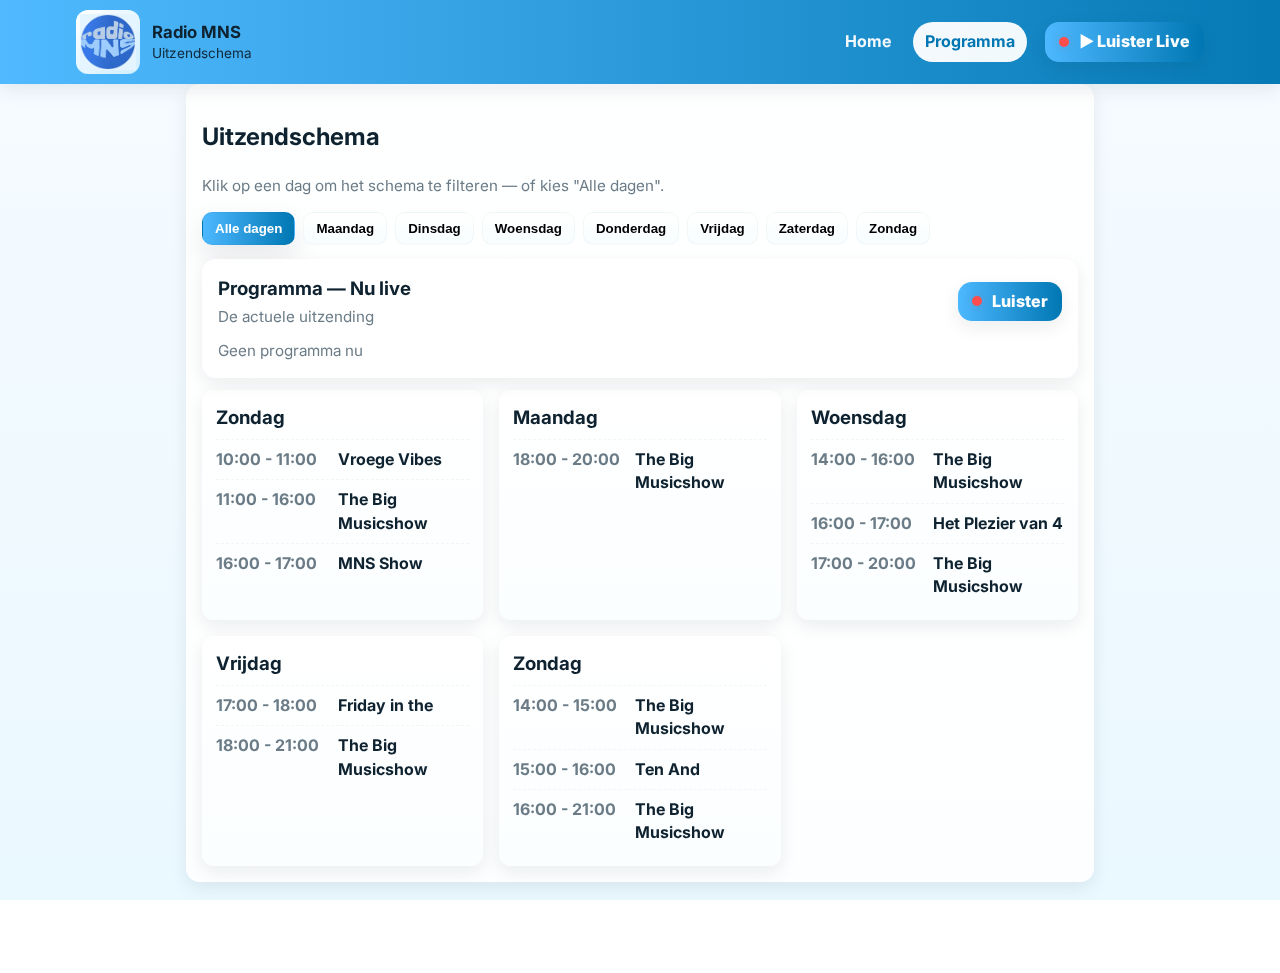
<file: programma.html>
<!doctype html>
<html lang="nl">
<head>
  <meta charset="utf-8" />
  <meta name="viewport" content="width=device-width,initial-scale=1" />
  <title>Radio MNS — Programma</title>

  <link href="https://fonts.googleapis.com/css2?family=Inter:wght@300;400;600;800&display=swap" rel="stylesheet">
  <link rel="stylesheet" href="styles.css">

  <!-- lokale pagina-overrides: page transition + subtle schedule transitions -->
  <style>
    /* page transition (fade in/out) */
    #page {
      opacity: 0;
      transform: translateY(6px);
      transition: opacity .42s ease, transform .42s cubic-bezier(.22,.9,.16,1);
    }
    #page.enter { opacity: 1; transform: none; }
    #page.exit { opacity: 0; transform: translateY(6px); }

    /* schedule animated reveal for items */
    .schedule-day { transition: opacity .28s ease, transform .28s ease, height .28s ease; }
    .schedule-day.hidden { opacity: 0; transform: translateY(6px); height: 0; overflow: hidden; padding:0; margin:0; }

    /* accessible focus for day tabs */
    .day-tab:focus { outline: 3px solid rgba(77,184,255,0.25); outline-offset: 4px; }

    @media (prefers-reduced-motion: reduce) {
      #page, .schedule-day { transition: none !important; transform: none !important; }
    }
  </style>

  <script defer src="script.js"></script>
</head>
<body>
  <header id="site-header" class="site-header" role="banner">
    <div class="brand container">
      <div class="brand-left">
        <div class="logo" aria-hidden="true">
          <!-- gebruik jouw eigen logo (base64 of url) -->
          <img id="logo-img-2" src="logo.png" alt="Radio MNS logo">
        </div>
        <div class="brand-text"><h1>Radio MNS</h1><p class="tagline">Uitzendschema</p></div>
      </div>

      <nav class="main-nav" role="navigation" aria-label="Hoofdmenu">
        <div class="nav-links">
          <a href="index.html" class="nav-link">Home</a>
          <a href="programma.html" class="nav-link active">Programma</a>
        </div>

        <div class="nav-actions">
          <a class="nav-cta nav-cta-live" href="https://radiomnsofficial.ismyradio.com/" target="_blank" rel="noopener noreferrer" aria-label="Luister live op Radio MNS">
            <span class="live-dot" aria-hidden="true"></span><span class="cta-text">▶ Luister Live</span>
          </a>
        </div>
      </nav>
    </div>
  </header>

  <!-- page wrapper for transition -->
  <main id="page" class="container narrow" role="main">
    <section class="card">
      <h2>Uitzendschema</h2>
      <p class="muted">Klik op een dag om het schema te filteren — of kies "Alle dagen".</p>

      <div class="day-tabs" role="tablist" aria-label="Dagen" style="margin-top:12px;">
        <button class="day-tab" data-day="all" aria-pressed="true">Alle dagen</button>
        <button class="day-tab" data-day="maandag" aria-pressed="false">Maandag</button>
        <button class="day-tab" data-day="dinsdag" aria-pressed="false">Dinsdag</button>
        <button class="day-tab" data-day="woensdag" aria-pressed="false">Woensdag</button>
        <button class="day-tab" data-day="donderdag" aria-pressed="false">Donderdag</button>
        <button class="day-tab" data-day="vrijdag" aria-pressed="false">Vrijdag</button>
        <button class="day-tab" data-day="zaterdag" aria-pressed="false">Zaterdag</button>
        <button class="day-tab" data-day="zondag" aria-pressed="false">Zondag</button>
      </div>

      <!-- NU SPEELT (zelfde component als op index, rendered locally) -->
      <div id="now-playing-card" class="card" style="margin-top:14px;" aria-live="polite">
        <div style="display:flex;align-items:center;justify-content:space-between;">
          <div>
            <h3 style="margin:0 0 4px 0;">Programma — Nu live</h3>
            <div class="muted" style="font-size:.95rem;">De actuele uitzending</div>
          </div>
          <a class="nav-cta nav-cta-live" href="https://radiomnsofficial.ismyradio.com/" target="_blank" rel="noopener noreferrer" aria-label="Luister live">
            <span class="live-dot" aria-hidden="true"></span>
            <span class="cta-text">Luister</span>
          </a>
        </div>

        <div id="now-playing" style="margin-top:12px;">
          <div class="muted">Laden…</div>
        </div>
      </div>

      <!-- SCHEDULE GRID (houd per-dag HTML zoals je wilde) -->
      <div class="schedule-grid" role="list" style="margin-top:12px;">
        <article class="schedule-day" data-day="zondag" id="zondag">
          <h3>Zondag</h3>
          <div class="program-item"><time class="program-time">10:00 - 11:00</time><div class="program-title">Vroege Vibes</div></div>
          <div class="program-item"><time class="program-time">11:00 - 16:00</time><div class="program-title">The Big Musicshow</div></div>
          <div class="program-item"><time class="program-time">16:00 - 17:00</time><div class="program-title">MNS Show</div></div>
        </article>

        <article class="schedule-day" data-day="maandag" id="maandag">
          <h3>Maandag</h3>
          <div class="program-item"><time class="program-time">18:00 - 20:00</time><div class="program-title">The Big Musicshow</div></div>
        </article>

        <article class="schedule-day" data-day="woensdag" id="woensdag">
          <h3>Woensdag</h3>
          <div class="program-item"><time class="program-time">14:00 - 16:00</time><div class="program-title">The Big Musicshow</div></div>
          <div class="program-item"><time class="program-time">16:00 - 17:00</time><div class="program-title">Het Plezier van 4</div></div>
          <div class="program-item"><time class="program-time">17:00 - 20:00</time><div class="program-title">The Big Musicshow</div></div>
        </article>

        <article class="schedule-day" data-day="vrijdag" id="vrijdag">
          <h3>Vrijdag</h3>
          <div class="program-item"><time class="program-time">17:00 - 18:00</time><div class="program-title">Friday in the</div></div>
          <div class="program-item"><time class="program-time">18:00 - 21:00</time><div class="program-title">The Big Musicshow</div></div>
        </article>

        <article class="schedule-day" data-day="zondag" id="zondag">
          <h3>Zondag</h3>
          <div class="program-item"><time class="program-time">14:00 - 15:00</time><div class="program-title">The Big Musicshow</div></div>
          <div class="program-item"><time class="program-time">15:00 - 16:00</time><div class="program-title">Ten And</div></div>
          <div class="program-item"><time class="program-time">16:00 - 21:00</time><div class="program-title">The Big Musicshow</div></div>
        </article>
      </div>
    </section>
  </main>

  <footer class="site-footer">
    <div class="container">
      <div>© <span id="year-2"></span> Radio MNS</div>
    </div>
  </footer>
</body>
</html>
</file>
<file: styles.css>
:root{
  --bg: #f6fbff;
  --accent: #4db8ff;
  --accent-2: #0077b3;
  --muted: #6b7c87;
  --card-radius: 14px;
  --shadow-1: 0 6px 18px rgba(3,24,40,0.08);
  --shadow-2: 0 12px 30px rgba(3,24,40,0.10);
  --header-height: 84px;
  --container-max: 1200px;
  --gutter: 20px;
}

/* base */
*{box-sizing:border-box}
html,body{height:100%}
body{
  margin:0;
  font-family: "Inter", system-ui, -apple-system, "Segoe UI", Roboto, "Helvetica Neue", Arial;
  color:#0e2230;
  -webkit-font-smoothing:antialiased;
  -moz-osx-font-smoothing:grayscale;
  background: linear-gradient(180deg,var(--bg) 0%, #eaf8ff 100%);
  background-attachment: fixed;
  line-height:1.45;
  -webkit-font-smoothing:antialiased;
  -webkit-text-size-adjust:100%;
  -ms-text-size-adjust:100%;
}

/* containers & spacing */
.container{max-width:var(--container-max);margin:0 auto;padding:0 clamp(12px,3.5vw,36px)}
.container.narrow{max-width:980px}
.brand-left{display:flex;align-items:center;gap:12px}

/* header */
.site-header{
  height:var(--header-height);
  display:flex;align-items:center;justify-content:center;
  position:sticky;top:0;z-index:80;
  background:linear-gradient(90deg, rgba(77,184,255,0.98), rgba(0,119,179,0.98));
  box-shadow:var(--shadow-1);
  backdrop-filter: blur(6px) saturate(120%);
  transition:box-shadow .28s ease, transform .28s ease;
}

.site-header .brand{width:100%;display:flex;align-items:center;justify-content:space-between;gap:12px}
.logo{width:64px;height:64px;border-radius:12px;background:linear-gradient(135deg,#fff,#cfeeff);display:flex;align-items:center;justify-content:center;overflow:hidden;flex-shrink:0}
.logo img{width:56px;height:56px;object-fit:contain;display:block}
.brand-text h1{margin:0;font-size:1.05rem}
.tagline{margin:0;font-size:.85rem;opacity:.95}

/* nav */
.main-nav{display:flex;align-items:center;gap:18px}
.nav-links{display:flex;gap:10px;align-items:center}
.nav-link{color:rgba(255,255,255,0.95);text-decoration:none;padding:8px 12px;border-radius:999px;font-weight:700;transition:transform .16s, background .12s}
.nav-link:hover{transform:translateY(-3px);background:rgba(255,255,255,0.12)}
.nav-link.active{background:rgba(255,255,255,0.95);color:var(--accent-2)}

/* improved CTA */
.nav-actions{display:flex;align-items:center;gap:10px}
.nav-cta{display:inline-flex;align-items:center;gap:10px;padding:8px 14px;border-radius:14px;text-decoration:none;cursor:pointer}
.nav-cta-live{
  background:linear-gradient(90deg,var(--accent),var(--accent-2));
  color:white;font-weight:800;box-shadow:var(--shadow-1);
  transition:transform .16s ease, box-shadow .16s ease;
  position:relative;
  overflow:visible;
}
.nav-cta-live:hover{transform:translateY(-3px);box-shadow:var(--shadow-2)}

/* live dot + pulse ring */
.live-dot{
  width:10px;height:10px;border-radius:50%;background:#ff4d4d;display:inline-block;box-shadow:0 0 8px rgba(255,77,77,0.18);position:relative;
}
.live-dot::after{
  content:"";position:absolute;left:50%;top:50%;transform:translate(-50%,-50%);width:10px;height:10px;border-radius:50%;
  box-shadow:0 0 0 rgba(255,77,77,0.45);animation:livePulse 1600ms infinite;
}
@keyframes livePulse{
  0%{box-shadow:0 0 0 0 rgba(255,77,77,0.45)}
  70%{box-shadow:0 0 0 12px rgba(255,77,77,0)}
  100%{box-shadow:0 0 0 0 rgba(255,77,77,0)}
}
.nav-cta-live .cta-text{font-weight:800}

/* hero */
.hero{padding:46px 0 28px}
.hero-inner{display:flex;gap:32px;align-items:flex-start}
.hero-col{flex:1}
.hero-right{width:420px;min-width:260px}
.hero-title{font-size:clamp(1.5rem,3.6vw,2.8rem);margin:0;color:var(--accent-2);animation:fadeInUp .7s both}
.hero-sub{margin:0;color:var(--muted)}
.hero-actions{display:flex;gap:12px;margin-top:12px;flex-wrap:wrap}

/* buttons */
.btn{display:inline-block;padding:10px 18px;border-radius:12px;text-decoration:none;font-weight:700;line-height:1;min-height:40px;align-items:center;display:inline-flex;justify-content:center}
.btn-primary{background:linear-gradient(90deg,var(--accent),var(--accent-2));color:white;box-shadow:var(--shadow-1);transition:transform .16s}
.btn-primary:hover{transform:translateY(-3px)}
.btn-ghost{background:transparent;border:1px solid rgba(12,35,50,0.06);color:var(--accent-2)}

/* small button */
.btn-small{padding:7px 10px;border-radius:10px;font-weight:700;min-height:36px}

/* feature grid */
.feature-grid{display:grid;grid-template-columns:repeat(3,1fr);gap:12px;margin-top:14px}
.feature.small{padding:12px}

/* cards */
.card{background:linear-gradient(180deg, rgba(255,255,255,0.95), rgba(255,255,255,0.92));border-radius:var(--card-radius);padding:16px;box-shadow:var(--shadow-1);transition:transform .18s ease, box-shadow .18s}
.card:hover{transform:translateY(-6px);box-shadow:var(--shadow-2)}
.card-head{display:flex;justify-content:space-between;align-items:center;margin-bottom:12px}
.muted{color:var(--muted);font-size:.95rem}

/* player */
.player-placeholder{height:120px;display:flex;align-items:center;justify-content:center;border-radius:10px;background:linear-gradient(180deg,#fff,#f7fdff);box-shadow:inset 0 1px 0 rgba(0,0,0,0.02)}
.player-inner{font-weight:700;color:var(--accent-2)}
.player-actions{display:flex;gap:8px;margin-top:12px;flex-wrap:wrap}

/* carousel */
.carousel{position:relative;margin-top:8px}
.carousel-viewport{overflow:hidden;border-radius:12px}
.carousel-track{display:flex;transition:transform 600ms cubic-bezier(.22,.9,.16,1);will-change:transform;touch-action:pan-y}
.carousel-slide{min-width:100%;height:260px;object-fit:cover;display:block;flex-shrink:0;border-radius:8px}
.carousel-btn{position:absolute;top:50%;transform:translateY(-50%);z-index:10;background:rgba(255,255,255,0.96);border:0;padding:10px 14px;border-radius:10px;cursor:pointer;box-shadow:var(--shadow-1);font-size:18px;min-width:44px;min-height:44px}
.carousel-btn.prev{left:12px}
.carousel-btn.next{right:12px}
.carousel-dots{position:absolute;left:50%;transform:translateX(-50%);bottom:12px;display:flex;gap:8px}
.carousel-dot{width:10px;height:10px;border-radius:999px;background:rgba(0,0,0,0.12);cursor:pointer;border:0;transition:transform .18s}
.carousel-dot.active{background:linear-gradient(90deg,var(--accent),var(--accent-2));transform:scale(1.15);box-shadow:0 6px 14px rgba(0,119,179,0.12)}
.carousel-dot.active::after{content:"";display:block;width:20px;height:20px;border-radius:50%;position:absolute;transform:translate(-5px,-5px);opacity:.06;}

/* socials */
.small-socials{display:flex;gap:8px}
.social{padding:6px 10px;border-radius:8px;background:linear-gradient(180deg,#fff,#f7fdff);font-weight:700;color:var(--accent-2)}

/* schedule */
.day-tabs{display:flex;gap:8px;flex-wrap:wrap;margin:12px 0}
.day-tab{padding:8px 12px;border-radius:10px;background:linear-gradient(180deg,#fff,#f7fdff);border:1px solid rgba(3,24,40,0.03);cursor:pointer;font-weight:700}
.day-tab[aria-pressed="true"]{background:linear-gradient(90deg,var(--accent),var(--accent-2));color:#fff;box-shadow:var(--shadow-2)}
.schedule-grid{display:grid;gap:16px;grid-template-columns:repeat(auto-fit,minmax(220px,1fr));margin-top:12px}
.schedule-day{background:linear-gradient(180deg,#fff,#fbfeff);padding:14px;border-radius:12px;box-shadow:var(--shadow-1)}
.schedule-day h3{margin:0 0 8px 0}
.program-item{display:flex;align-items:flex-start;gap:12px;padding:8px 0;border-top:1px dashed rgba(0,0,0,0.04);font-weight:700;transition:transform .14s ease, box-shadow .14s}
.program-item:first-child{border-top:0}
.program-item:hover{transform:translateY(-4px);box-shadow:0 8px 18px rgba(3,24,40,0.06)}
.program-time{display:inline-block;width:110px;color:var(--muted);font-weight:700}
.program-title{flex:1}

/* footer */
.site-footer{padding:20px 16px;background:linear-gradient(90deg,var(--accent),var(--accent-2));color:white;text-align:center;margin-top:28px;border-radius:0 0 12px 12px}
.small-muted{opacity:.95}

/* subtle animations */
@keyframes fadeInUp{from{opacity:0;transform:translateY(8px)}to{opacity:1;transform:none}}
@media (prefers-reduced-motion: reduce){
  *{transition:none!important;animation:none!important}
}

/* ---------------------------
   Mobile / small-screen tweaks
   (These keep design but improve usability)
   --------------------------- */

/* compact header on small screens, keep visual style */
@media (max-width:680px){
  :root{ --header-height: 64px; } /* reduce sticky header height */
  .site-header{height:var(--header-height)}
  .logo{width:52px;height:52px}
  .logo img{width:44px;height:44px}
  .brand-text h1{font-size:1rem}
  .tagline{font-size:.78rem}
  .main-nav{gap:12px}
  .nav-link{padding:10px 12px} /* bigger tap targets for nav */
  .nav-cta{padding:8px 12px}   /* slightly smaller CTA padding on narrow screens */
  .hero{padding:28px 0 18px}
  .hero-inner{gap:18px}
  .hero-right{width:100%;min-width:0}
  .feature-grid{grid-template-columns:repeat(2,1fr)}
  .carousel-slide{height:220px}
  .player-placeholder{height:140px}
}

/* single-column schedule and friendlier times on small viewports */
@media (max-width:640px){
  .container{padding:0 14px}
  .feature-grid{grid-template-columns:1fr}
  .hero-inner{flex-direction:column-reverse}
  .card{padding:14px}
  .btn{padding:12px 16px;min-height:44px} /* larger tap targets */
  .btn-primary{padding:12px 16px}
  .day-tabs{gap:6px}
  .schedule-grid{grid-template-columns:1fr}
  .program-time{width:85px;display:inline-block}
  .program-item{padding:10px 0}
  .carousel-btn{padding:10px 12px;min-width:44px;min-height:44px}
  .carousel-dot{width:12px;height:12px}
  .carousel-track{touch-action:pan-y pinch-zoom}
  /* reduce hover transform of cards to avoid accidental lifts on touch */
  .card:hover{transform:none;box-shadow:var(--shadow-1)}
}

/* very small phones */
@media (max-width:420px){
  :root{ --header-height: 60px; }
  .logo{width:48px;height:48px}
  .logo img{width:40px;height:40px}
  .brand-text h1{font-size:.98rem}
  .tagline{font-size:.72rem}
  .nav-link{font-size:.95rem;padding:10px 10px}
  .nav-cta .cta-text{white-space:nowrap}
  .hero-title{font-size:1.45rem}
  .player-placeholder{height:120px}
  .carousel-slide{height:200px}
  .carousel-btn.prev{left:8px}
  .carousel-btn.next{right:8px}
  .carousel-dots{bottom:10px}
  .program-time{width:74px}
}

/* accessibility: larger focus rings on small screens */
@media (max-width:880px){
  .day-tab:focus, .nav-link:focus, .nav-cta:focus, .btn:focus { outline: 3px solid rgba(77,184,255,0.18); outline-offset: 3px; }
}

/* prevent subtle horizontal scroll caused by transforms on very small browsers */
html,body{overflow-x:hidden}

/* ensure long titles wrap cleanly */
.program-title, .brand-text, .hero-sub, .muted { word-break: break-word; hyphens: auto; }

/* subtle reduction of card hover lift on small devices to reduce layout shift */
@media (pointer:coarse){
  .card:hover{transform:none;box-shadow:var(--shadow-1);}
}

/* ensure interactive elements meet comfortable touch sizes */
.nav-link, .day-tab, .btn, .nav-cta, .carousel-btn, .carousel-dot { -webkit-tap-highlight-color: rgba(0,0,0,0.06); }

/* end of file */
</file>
